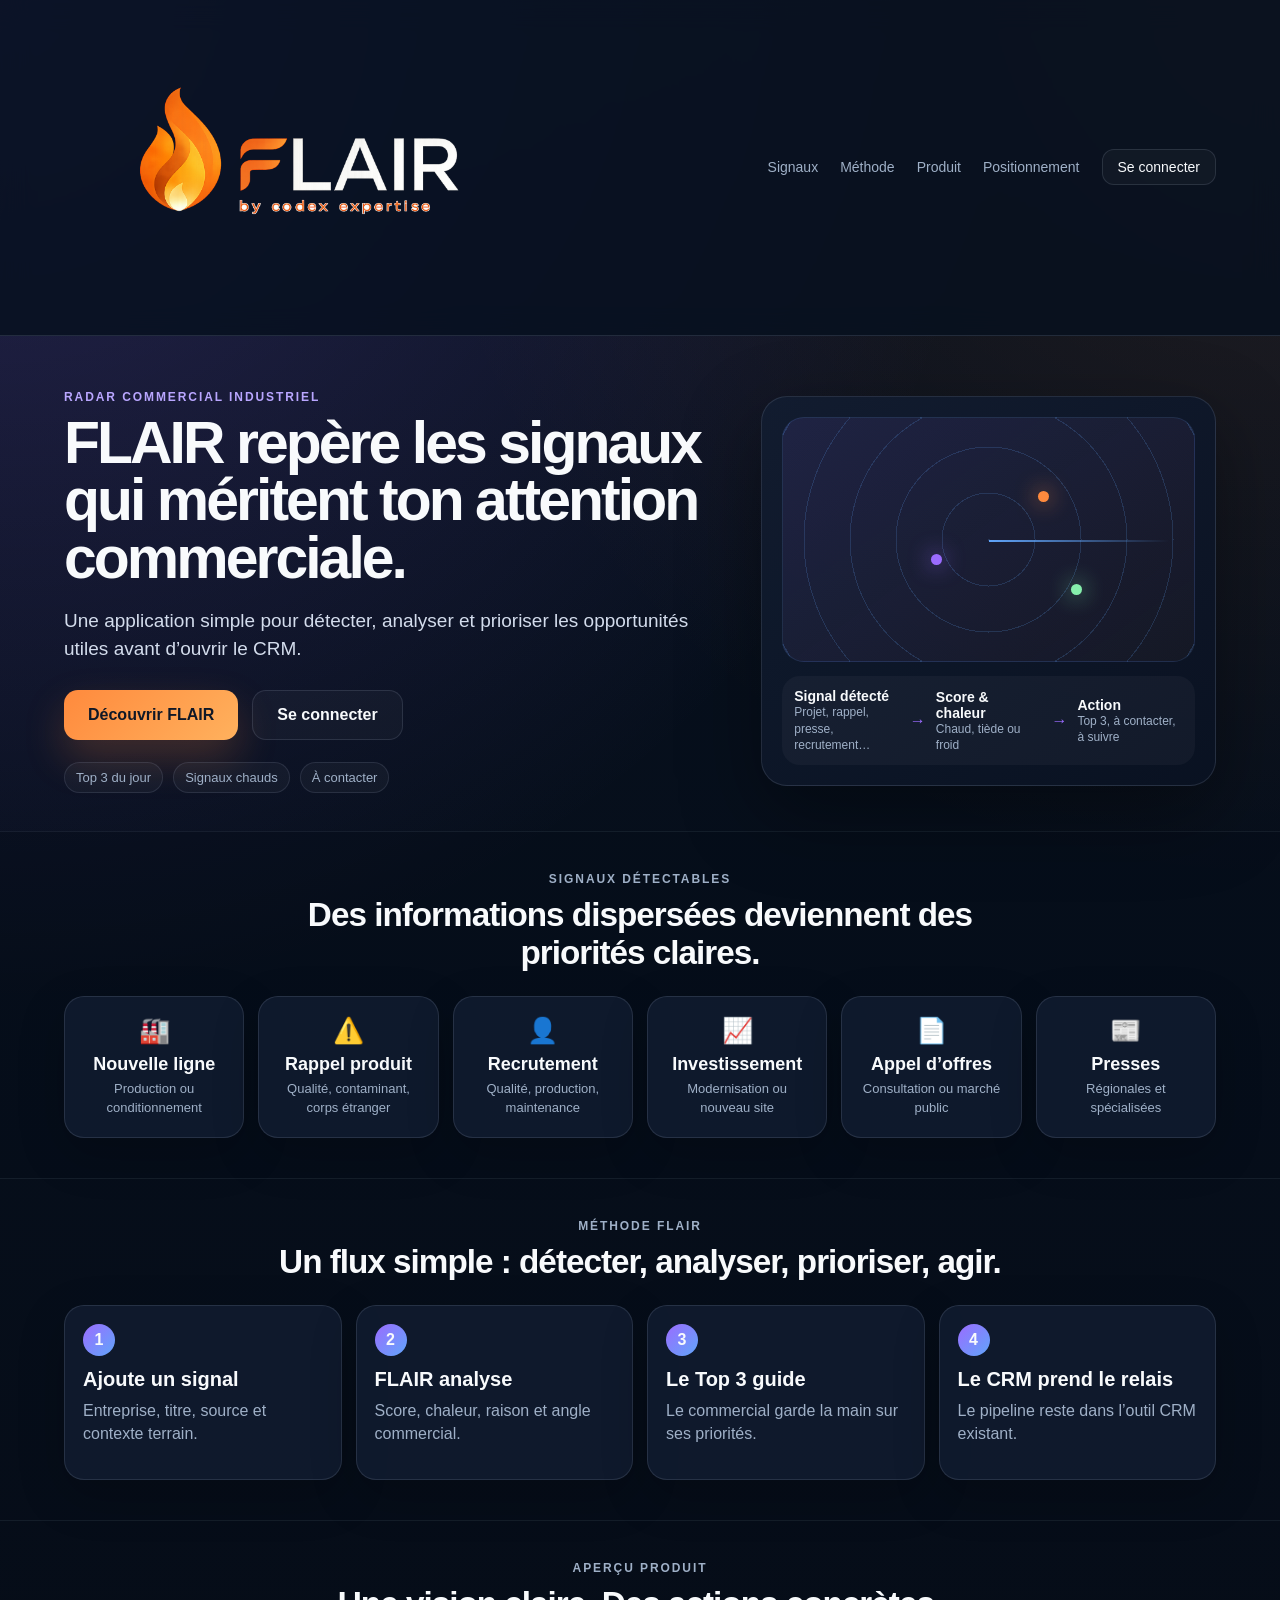
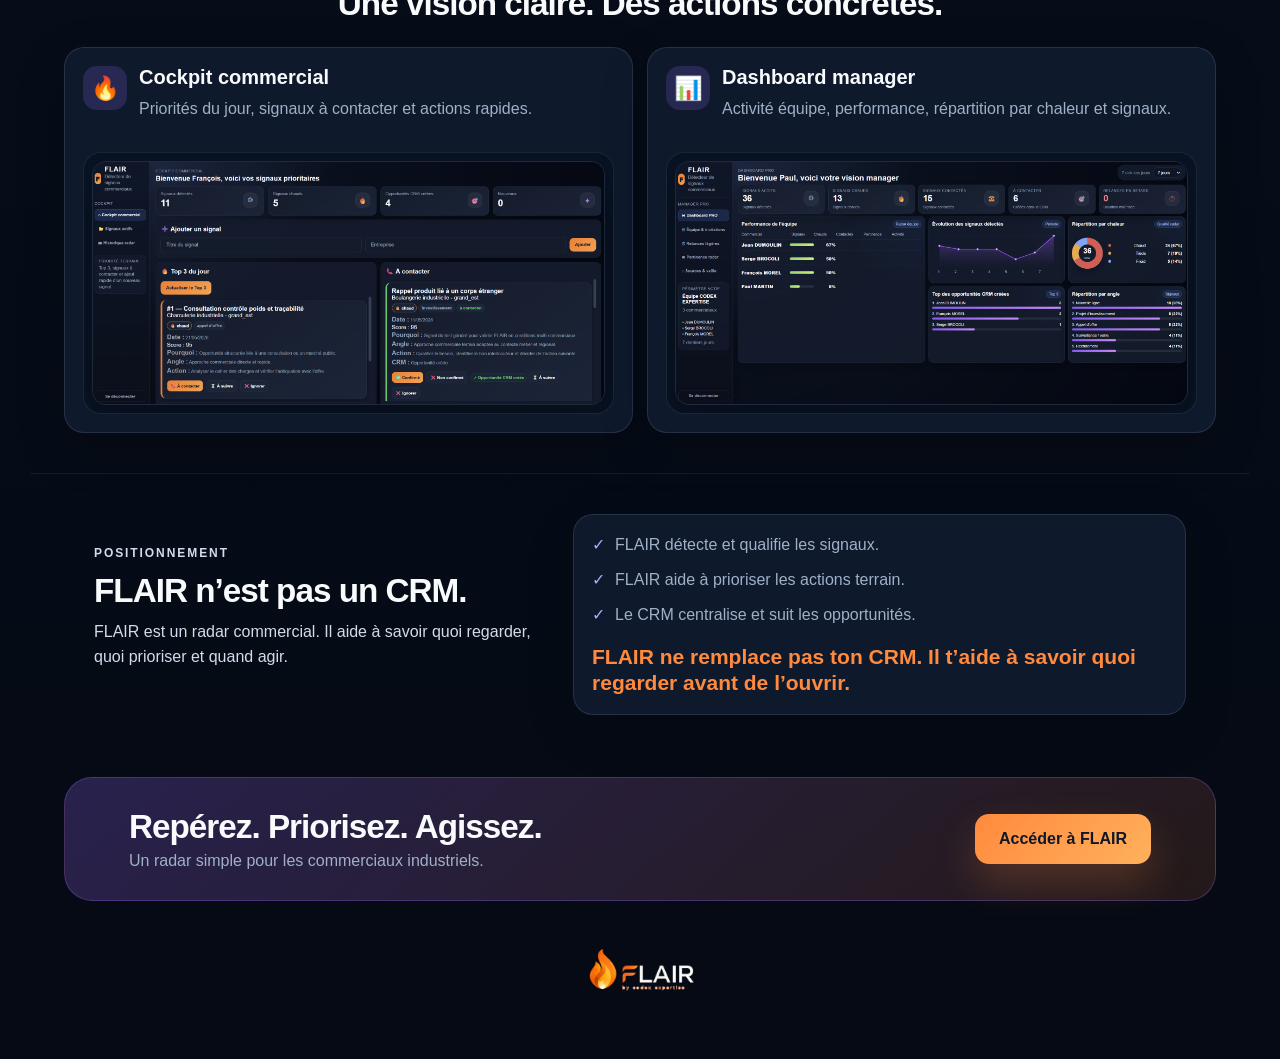
<file: index.html>
<!DOCTYPE html>
<html lang="fr">
<head>
  <meta charset="UTF-8" />
  <meta name="viewport" content="width=device-width, initial-scale=1.0" />
  <title>FLAIR by CODEX EXPERTISE — Radar commercial industriel</title>
  <meta name="description" content="FLAIR aide les commerciaux industriels à détecter, scorer et prioriser les signaux commerciaux utiles avant le CRM." />

  <meta name="theme-color" content="#111827">
  <meta name="apple-mobile-web-app-capable" content="yes">
  <meta name="mobile-web-app-capable" content="yes">
  <meta name="apple-mobile-web-app-status-bar-style" content="black-translucent">
  <meta name="apple-mobile-web-app-title" content="FLAIR">

  <link rel="icon" type="image/png" href="./logo-flair-icon.png">
  <link rel="apple-touch-icon" href="./logo-flair-icon.png">

  <link rel="stylesheet" href="landing.css" />
</head>
<body>
  <script>
    (function () {
      const params = new URLSearchParams(window.location.search);
      if (params.has('invitation')) {
        window.location.replace('app.html?' + params.toString());
      }
    })();
  </script>

  <header class="landing-header">
    <a class="landing-brand" href="#top" aria-label="FLAIR accueil">
      <img src="logo_flair_maskable.png" alt="FLAIR by codex expertise" class="landing-logo-img" />
    </a>

    <nav class="landing-nav" aria-label="Navigation principale">
      <a href="#signaux">Signaux</a>
      <a href="#fonctionnement">Méthode</a>
      <a href="#produit">Produit</a>
      <a href="#crm">Positionnement</a>
      <a class="nav-login" href="app.html">Se connecter</a>
    </nav>
  </header>

  <main id="top">
    <section class="hero-section">
      <div class="hero-copy">
        <p class="eyebrow">Radar commercial industriel</p>
        <h1>FLAIR repère les signaux qui méritent ton attention commerciale.</h1>
        <p class="hero-subtitle">
          Une application simple pour détecter, analyser et prioriser les opportunités utiles
          avant d’ouvrir le CRM.
        </p>

        <div class="hero-actions">
          <a class="primary-cta" href="#fonctionnement">Découvrir FLAIR</a>
          <a class="secondary-cta" href="app.html">Se connecter</a>
        </div>

        <div class="hero-proof">
          <span>Top 3 du jour</span>
          <span>Signaux chauds</span>
          <span>À contacter</span>
        </div>
      </div>

      <aside class="hero-radar-card" aria-label="Schéma radar FLAIR">
        <div class="radar-visual">
          <span class="radar-dot radar-dot-1"></span>
          <span class="radar-dot radar-dot-2"></span>
          <span class="radar-dot radar-dot-3"></span>
          <span class="radar-sweep"></span>
        </div>

        <div class="flow-card">
          <div><strong>Signal détecté</strong><small>Projet, rappel, presse, recrutement…</small></div>
          <span>→</span>
          <div><strong>Score & chaleur</strong><small>Chaud, tiède ou froid</small></div>
          <span>→</span>
          <div><strong>Action</strong><small>Top 3, à contacter, à suivre</small></div>
        </div>
      </aside>
    </section>

    <section id="signaux" class="signals-section compact-section">
      <div class="section-title">
        <p class="eyebrow">Signaux détectables</p>
        <h2>Des informations dispersées deviennent des priorités claires.</h2>
      </div>

      <div class="signal-grid">
        <article><span>🏭</span><strong>Nouvelle ligne</strong><small>Production ou conditionnement</small></article>
        <article><span>⚠️</span><strong>Rappel produit</strong><small>Qualité, contaminant, corps étranger</small></article>
        <article><span>👤</span><strong>Recrutement</strong><small>Qualité, production, maintenance</small></article>
        <article><span>📈</span><strong>Investissement</strong><small>Modernisation ou nouveau site</small></article>
        <article><span>📄</span><strong>Appel d’offres</strong><small>Consultation ou marché public</small></article>
        <article><span>📰</span><strong>Presses</strong><small>Régionales et spécialisées</small></article>
      </div>
    </section>

    <section id="fonctionnement" class="how-section compact-section">
      <div class="section-title">
        <p class="eyebrow">Méthode FLAIR</p>
        <h2>Un flux simple : détecter, analyser, prioriser, agir.</h2>
      </div>

      <div class="how-grid">
        <article>
          <span class="step-number">1</span>
          <h3>Ajoute un signal</h3>
          <p>Entreprise, titre, source et contexte terrain.</p>
        </article>
        <article>
          <span class="step-number">2</span>
          <h3>FLAIR analyse</h3>
          <p>Score, chaleur, raison et angle commercial.</p>
        </article>
        <article>
          <span class="step-number">3</span>
          <h3>Le Top 3 guide</h3>
          <p>Le commercial garde la main sur ses priorités.</p>
        </article>
        <article>
          <span class="step-number">4</span>
          <h3>Le CRM prend le relais</h3>
          <p>Le pipeline reste dans l’outil CRM existant.</p>
        </article>
      </div>
    </section>

    <section id="produit" class="preview-section compact-section">
      <div class="section-title">
        <p class="eyebrow">Aperçu produit</p>
        <h2>Une vision claire. Des actions concrètes.</h2>
      </div>

      <div class="preview-grid">
        <article>
          <div class="preview-head">
            <span>🔥</span>
            <div>
              <h3>Cockpit commercial</h3>
              <p>Priorités du jour, signaux à contacter et actions rapides.</p>
            </div>
          </div>
          <div class="product-shot product-shot-image">
            <img src="flair-cockpit.png" alt="Aperçu du cockpit commercial FLAIR" loading="lazy" />
          </div>
        </article>

        <article>
          <div class="preview-head">
            <span>📊</span>
            <div>
              <h3>Dashboard manager</h3>
              <p>Activité équipe, performance, répartition par chaleur et signaux.</p>
            </div>
          </div>
          <div class="product-shot product-shot-image">
            <img src="flair-dashboard-manager.png" alt="Aperçu du dashboard manager FLAIR" loading="lazy" />
          </div>
        </article>
      </div>
    </section>

    <section id="crm" class="crm-section compact-section">
      <div>
        <p class="eyebrow">Positionnement</p>
        <h2>FLAIR n’est pas un CRM.</h2>
        <p>
          FLAIR est un radar commercial. Il aide à savoir quoi regarder,
          quoi prioriser et quand agir.
        </p>
      </div>

      <div class="crm-card">
        <p>FLAIR détecte et qualifie les signaux.</p>
        <p>FLAIR aide à prioriser les actions terrain.</p>
        <p>Le CRM centralise et suit les opportunités.</p>
        <strong>FLAIR ne remplace pas ton CRM. Il t’aide à savoir quoi regarder avant de l’ouvrir.</strong>
      </div>
    </section>

    <section class="final-cta">
      <div>
        <h2>Repérez. Priorisez. Agissez.</h2>
        <p>Un radar simple pour les commerciaux industriels.</p>
      </div>
      <a class="primary-cta" href="app.html">Accéder à FLAIR</a>
    </section>
  </main>

  <footer class="landing-footer">
    <img src="logo_flair_maskable.png" alt="FLAIR by codex expertise" class="footer-logo-img" />
  </footer>
</body>
</html>
</file>
<file: landing.css>
:root {
  --bg: #07111f;
  --bg-2: #0d1728;
  --panel: rgba(18, 29, 49, 0.82);
  --panel-soft: rgba(25, 39, 64, 0.74);
  --border: rgba(148, 163, 184, 0.18);
  --text: #f8fafc;
  --muted: #9fb0c7;
  --orange: #ff8a3d;
  --purple: #9b6cff;
  --blue: #60a5fa;
  --green: #86efac;
}

* { box-sizing: border-box; }
html { scroll-behavior: smooth; }
body {
  margin: 0;
  font-family: Inter, Arial, sans-serif;
  color: var(--text);
  background:
    radial-gradient(circle at top left, rgba(155,108,255,0.22), transparent 34%),
    radial-gradient(circle at top right, rgba(255,138,61,0.12), transparent 30%),
    linear-gradient(180deg, #07111f 0%, #050a14 100%);
}
a { color: inherit; text-decoration: none; }
h1, h2, h3, p { margin-top: 0; }

.landing-header {
  position: relative;
  top: 0;
  z-index: 10;
  display: flex;
  align-items: center;
  justify-content: space-between;
  gap: 24px;
  padding: 14px 5vw;
  background: rgba(7, 17, 31, 0.82);
  border-bottom: 1px solid var(--border);
  backdrop-filter: blur(14px);
}
.landing-brand { display: flex; align-items: center; gap: 12px; }
.brand-flame { font-size: 30px; }
.landing-brand strong { display: block; font-size: 26px; letter-spacing: .14em; }
.landing-brand small { color: var(--orange); font-weight: 800; }
.landing-nav { display: flex; align-items: center; gap: 22px; color: var(--muted); font-size: 14px; }
.landing-nav a:hover { color: var(--text); }
.nav-login {
  padding: 9px 15px;
  border: 1px solid var(--border);
  border-radius: 12px;
  color: var(--text) !important;
  background: rgba(255,255,255,.03);
}

.hero-section {
  display: grid;
  grid-template-columns: minmax(0, 1.05fr) minmax(320px, 0.72fr);
  align-items: center;
  gap: 34px;
  padding: 54px 5vw 38px;
  max-width: 1380px;
  margin: 0 auto;
}
.eyebrow {
  margin: 0 0 10px;
  color: #b9a6ff;
  text-transform: uppercase;
  letter-spacing: .16em;
  font-size: 12px;
  font-weight: 900;
}
h1 {
  max-width: 780px;
  font-size: clamp(38px, 4.6vw, 68px);
  line-height: .98;
  letter-spacing: -.05em;
  margin-bottom: 20px;
}
h2 { font-size: clamp(25px, 2.6vw, 38px); letter-spacing: -.03em; margin-bottom: 10px; }
h3 { font-size: 20px; margin-bottom: 8px; }
.hero-subtitle {
  max-width: 650px;
  color: #d3dcec;
  font-size: 19px;
  line-height: 1.5;
}
.hero-actions { display: flex; flex-wrap: wrap; gap: 14px; margin-top: 26px; }
.primary-cta, .secondary-cta {
  display: inline-flex;
  align-items: center;
  justify-content: center;
  min-height: 50px;
  padding: 0 24px;
  border-radius: 14px;
  font-weight: 900;
}
.primary-cta {
  background: linear-gradient(135deg, var(--orange), #ffb15d);
  color: #101827;
  box-shadow: 0 18px 40px rgba(255, 138, 61, .22);
}
.secondary-cta { border: 1px solid var(--border); background: rgba(255,255,255,.03); }

.hero-proof {
  display: flex;
  flex-wrap: wrap;
  gap: 10px;
  margin-top: 22px;
  color: var(--muted);
  font-size: 13px;
}
.hero-proof span {
  border: 1px solid rgba(148,163,184,.16);
  background: rgba(255,255,255,.035);
  border-radius: 999px;
  padding: 7px 11px;
}

.hero-radar-card {
  min-height: 0;
  padding: 20px;
  border: 1px solid var(--border);
  border-radius: 26px;
  background: linear-gradient(145deg, rgba(18,29,49,.92), rgba(10,18,34,.92));
  box-shadow: 0 28px 80px rgba(0,0,0,.36);
  overflow: hidden;
}
.radar-visual {
  position: relative;
  height: 245px;
  border-radius: 22px;
  background:
    repeating-radial-gradient(circle at 50% 50%, rgba(96,165,250,.18) 0 1px, transparent 1px 46px),
    linear-gradient(145deg, rgba(155,108,255,.10), rgba(255,138,61,.04));
  border: 1px solid rgba(96,165,250,.14);
}
.radar-sweep {
  position: absolute;
  inset: 50% auto auto 50%;
  width: 44%;
  height: 2px;
  background: linear-gradient(90deg, var(--blue), transparent);
  transform-origin: left center;
  animation: sweep 4s linear infinite;
}
@keyframes sweep { to { transform: rotate(360deg); } }
.radar-dot {
  position: absolute;
  width: 11px;
  height: 11px;
  border-radius: 50%;
  background: var(--orange);
  box-shadow: 0 0 22px var(--orange);
}
.radar-dot-1 { top: 30%; left: 62%; }
.radar-dot-2 { top: 56%; left: 36%; background: var(--purple); box-shadow: 0 0 22px var(--purple); }
.radar-dot-3 { top: 68%; left: 70%; background: var(--green); box-shadow: 0 0 22px var(--green); }

.flow-card {
  display: grid;
  grid-template-columns: 1fr auto 1fr auto 1fr;
  gap: 10px;
  align-items: center;
  margin-top: 14px;
  padding: 12px;
  border-radius: 18px;
  background: rgba(255,255,255,.035);
}
.flow-card div { min-width: 0; }
.flow-card strong { display: block; font-size: 14px; }
.flow-card small { display: block; color: var(--muted); font-size: 12px; line-height: 1.35; }
.flow-card > span { color: var(--purple); font-weight: 900; }

.compact-section {
  padding: 40px 5vw;
  border-top: 1px solid rgba(148,163,184,.10);
}
.signals-section { text-align: center; background: rgba(6, 12, 24, .42); }
.section-title { text-align: center; max-width: 780px; margin: 0 auto; }
.section-title p, .signals-section p { color: var(--muted); }

.signal-grid, .how-grid, .audience-grid, .preview-grid {
  display: grid;
  gap: 14px;
  max-width: 1220px;
  margin: 24px auto 0;
}
.signal-grid { grid-template-columns: repeat(6, minmax(0, 1fr)); }
.how-grid { grid-template-columns: repeat(4, minmax(0, 1fr)); }
.preview-grid { grid-template-columns: repeat(2, minmax(0, 1fr)); }

.signal-grid article,
.how-grid article,
.preview-grid article,
.crm-card {
  border: 1px solid var(--border);
  border-radius: 20px;
  background: var(--panel);
  padding: 18px;
  box-shadow: 0 16px 48px rgba(0,0,0,.20);
}
.signal-grid article {
  min-height: 142px;
  display: flex;
  flex-direction: column;
  align-items: center;
  justify-content: center;
  overflow-wrap: anywhere;
}
.signal-grid span { display: block; font-size: 25px; margin-bottom: 10px; }
.signal-grid strong { display: block; font-size: 18px; line-height: 1.08; }
.signal-grid small, .how-grid p, .preview-grid p {
  color: var(--muted);
  line-height: 1.45;
}
.signal-grid small { margin-top: 6px; font-size: 13px; }

.step-number {
  display: inline-flex;
  align-items: center;
  justify-content: center;
  width: 32px;
  height: 32px;
  border-radius: 50%;
  background: linear-gradient(135deg, var(--purple), var(--blue));
  font-weight: 900;
  margin-bottom: 12px;
}

.preview-head {
  display: flex;
  align-items: flex-start;
  gap: 12px;
}
.preview-head > span {
  width: 44px;
  height: 44px;
  border-radius: 14px;
  background: rgba(155,108,255,.18);
  display: inline-flex;
  align-items: center;
  justify-content: center;
  font-size: 23px;
  flex: 0 0 auto;
}
.product-shot {
  margin-top: 16px;
  min-height: 190px;
  border-radius: 18px;
  padding: 14px;
  background:
    linear-gradient(145deg, rgba(9,18,34,.92), rgba(18,29,49,.76));
  border: 1px solid rgba(148,163,184,.12);
  overflow: hidden;
}
.cockpit-shot {
  display: grid;
  grid-template-columns: 64px 1fr;
  gap: 12px;
}
.shot-sidebar {
  border-radius: 14px;
  background: linear-gradient(180deg, rgba(155,108,255,.28), rgba(255,138,61,.14));
}
.shot-main { display: grid; gap: 12px; }
.shot-kpis { display: grid; grid-template-columns: repeat(3, 1fr); gap: 8px; }
.shot-kpis i, .shot-columns i, .shot-dashboard i {
  display: block;
  border-radius: 12px;
  background: rgba(255,255,255,.07);
  border: 1px solid rgba(148,163,184,.10);
}
.shot-kpis i { height: 38px; }
.shot-columns { display: grid; grid-template-columns: 1fr 1fr; gap: 10px; }
.shot-columns i { min-height: 118px; }
.manager-shot { display: grid; gap: 12px; }
.manager-shot .shot-kpis { grid-template-columns: repeat(4, 1fr); }
.shot-dashboard { display: grid; grid-template-columns: 1.15fr .85fr; grid-template-rows: 1fr 1fr; gap: 10px; }
.shot-dashboard i { min-height: 54px; }
.shot-dashboard i:first-child { grid-row: span 2; background: linear-gradient(180deg, rgba(155,108,255,.24), rgba(155,108,255,.05)); }

.crm-section {
  display: grid;
  grid-template-columns: .85fr 1.15fr;
  align-items: center;
  gap: 26px;
  max-width: 1220px;
  margin: 0 auto;
}
.crm-section p { color: #d3dcec; line-height: 1.55; }
.crm-card p { margin-bottom: 10px; color: var(--muted); }
.crm-card p::before { content: "✓"; color: #b9a6ff; margin-right: 10px; }
.crm-card strong {
  display: block;
  margin-top: 16px;
  color: var(--orange);
  font-size: 21px;
  line-height: 1.25;
}

.final-cta {
  margin: 22px 5vw 0;
  border: 1px solid rgba(155,108,255,.28);
  border-radius: 28px;
  background: linear-gradient(135deg, rgba(155,108,255,.24), rgba(255,138,61,.12));
  display: flex;
  align-items: center;
  justify-content: space-between;
  gap: 22px;
  padding: 30px 5vw;
}
.final-cta h2 { margin-bottom: 6px; }
.final-cta p { color: var(--muted); margin-bottom: 0; }
.landing-footer {
  display: flex;
  justify-content: center;
  gap: 8px;
  padding: 24px 5vw 34px;
  color: var(--muted);
}
.landing-footer strong { color: var(--text); }

@media (max-width: 1100px) {
  .hero-section, .crm-section { grid-template-columns: 1fr; }
  .hero-radar-card { max-width: 680px; }
  .signal-grid { grid-template-columns: repeat(3, 1fr); }
  .how-grid { grid-template-columns: repeat(2, 1fr); }
  .landing-nav a:not(.nav-login) { display: none; }
}

@media (max-width: 720px) {
  .landing-header { align-items: center; padding: 12px 18px; }
  .landing-brand strong { font-size: 22px; }
  .landing-brand small { font-size: 11px; }
  .brand-flame { font-size: 26px; }
  .hero-section { padding: 34px 18px 28px; gap: 24px; }
  h1 { font-size: clamp(34px, 11vw, 48px); }
  h2 { font-size: 27px; }
  .hero-subtitle { font-size: 17px; }
  .radar-visual { height: 190px; }
  .flow-card { grid-template-columns: 1fr; }
  .flow-card > span { display: none; }
  .signal-grid, .how-grid, .preview-grid { grid-template-columns: 1fr; }
  .compact-section { padding: 34px 18px; }
  .final-cta { margin-inline: 18px; flex-direction: column; align-items: flex-start; padding: 26px; }
  .primary-cta, .secondary-cta { width: 100%; }
}


/* ==========================
   V7.2 — captures produit réelles
========================== */

.product-shot-image {
  min-height: 0;
  padding: 8px;
  background: rgba(7, 17, 31, .58);
}

.product-shot-image img {
  display: block;
  width: 100%;
  height: auto;
  border-radius: 14px;
  border: 1px solid rgba(148,163,184,.16);
  box-shadow: 0 18px 40px rgba(0,0,0,.28);
}

.preview-grid article {
  overflow: hidden;
}

@media (max-width: 720px) {
  .product-shot-image {
    padding: 6px;
  }
}

/* =========================
   LOGOS FLAIR
   Ajout safe : identité visuelle sans impact sur les scripts
========================= */

.landing-logo-img {
  display: block;
  width: 460px;
  max-width: 55vw;
  height: auto;
}

.footer-logo-img {
  display: block;
  width: 150px;
  max-width: 70vw;
  height: auto;
}

@media (max-width: 720px) {
  .landing-logo-img {
    width: 240px;
  }

  .footer-logo-img {
    width: 132px;
  }
}
</file>
